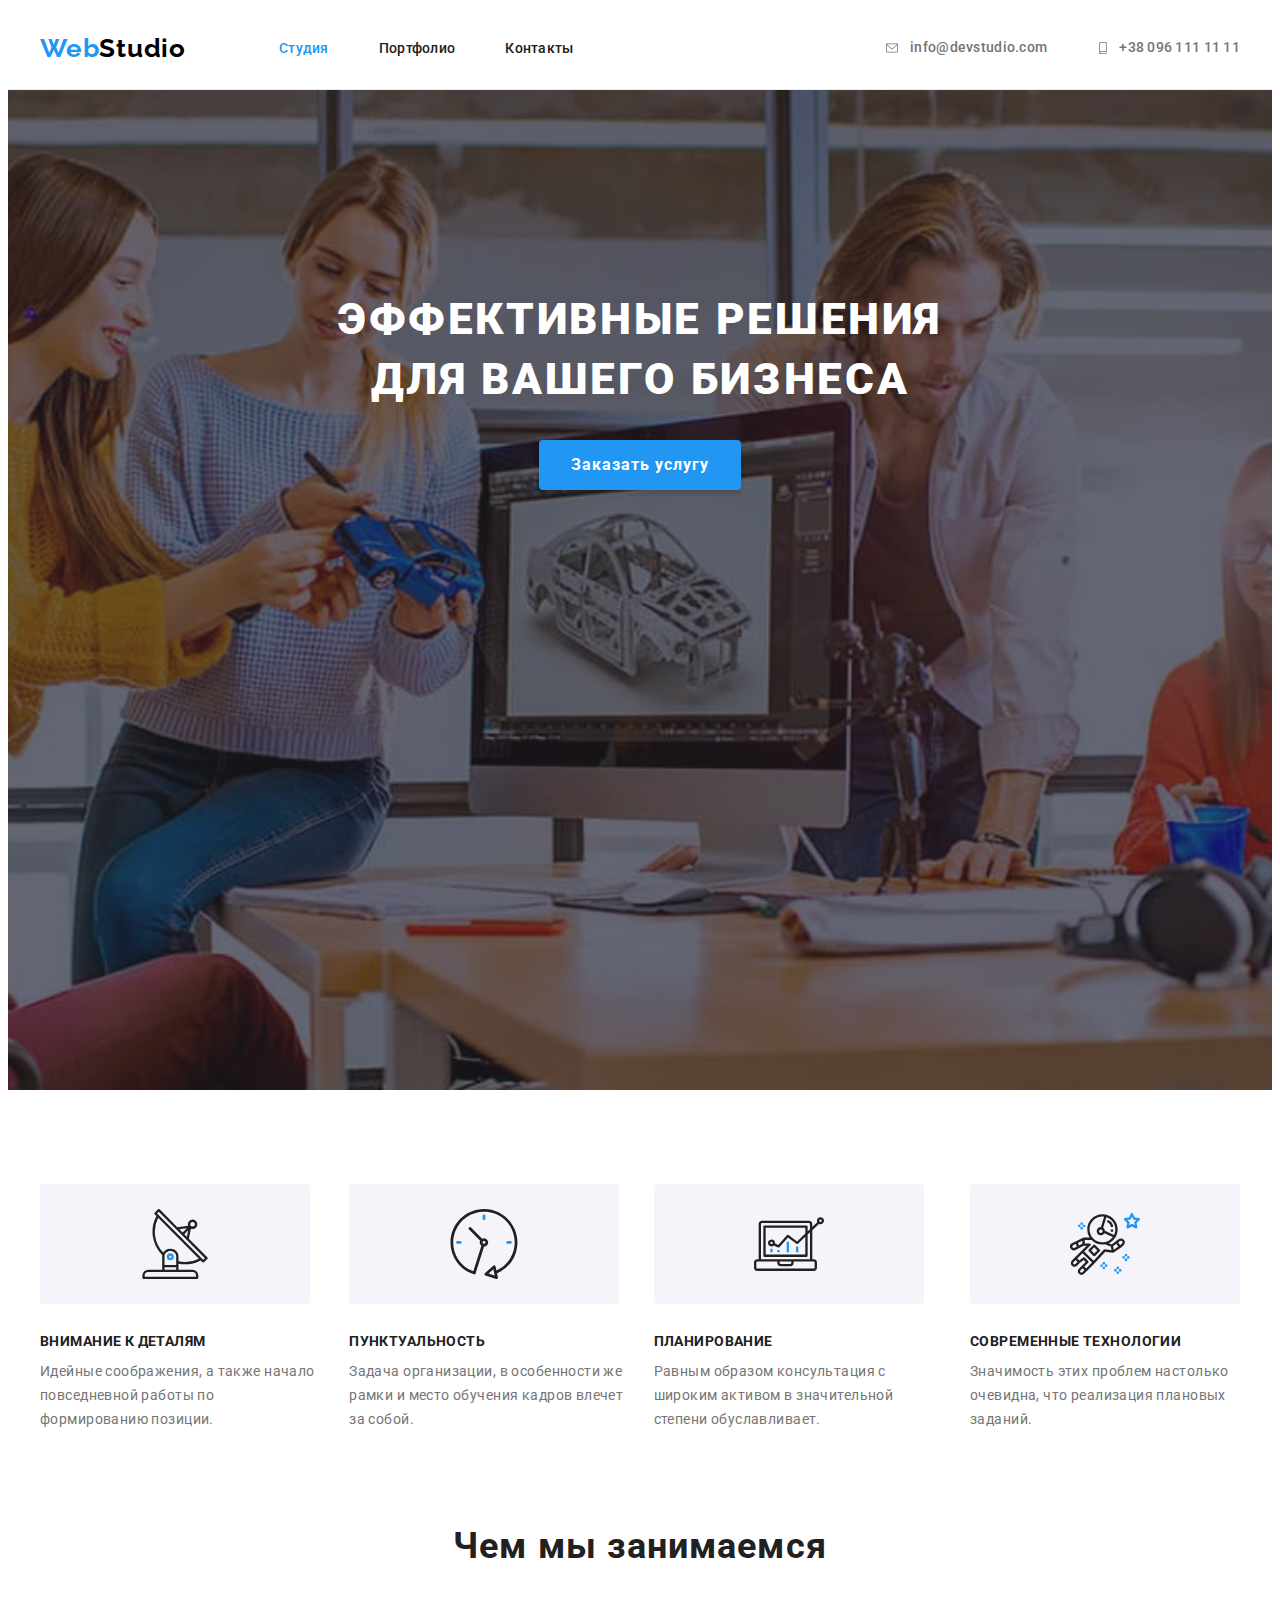
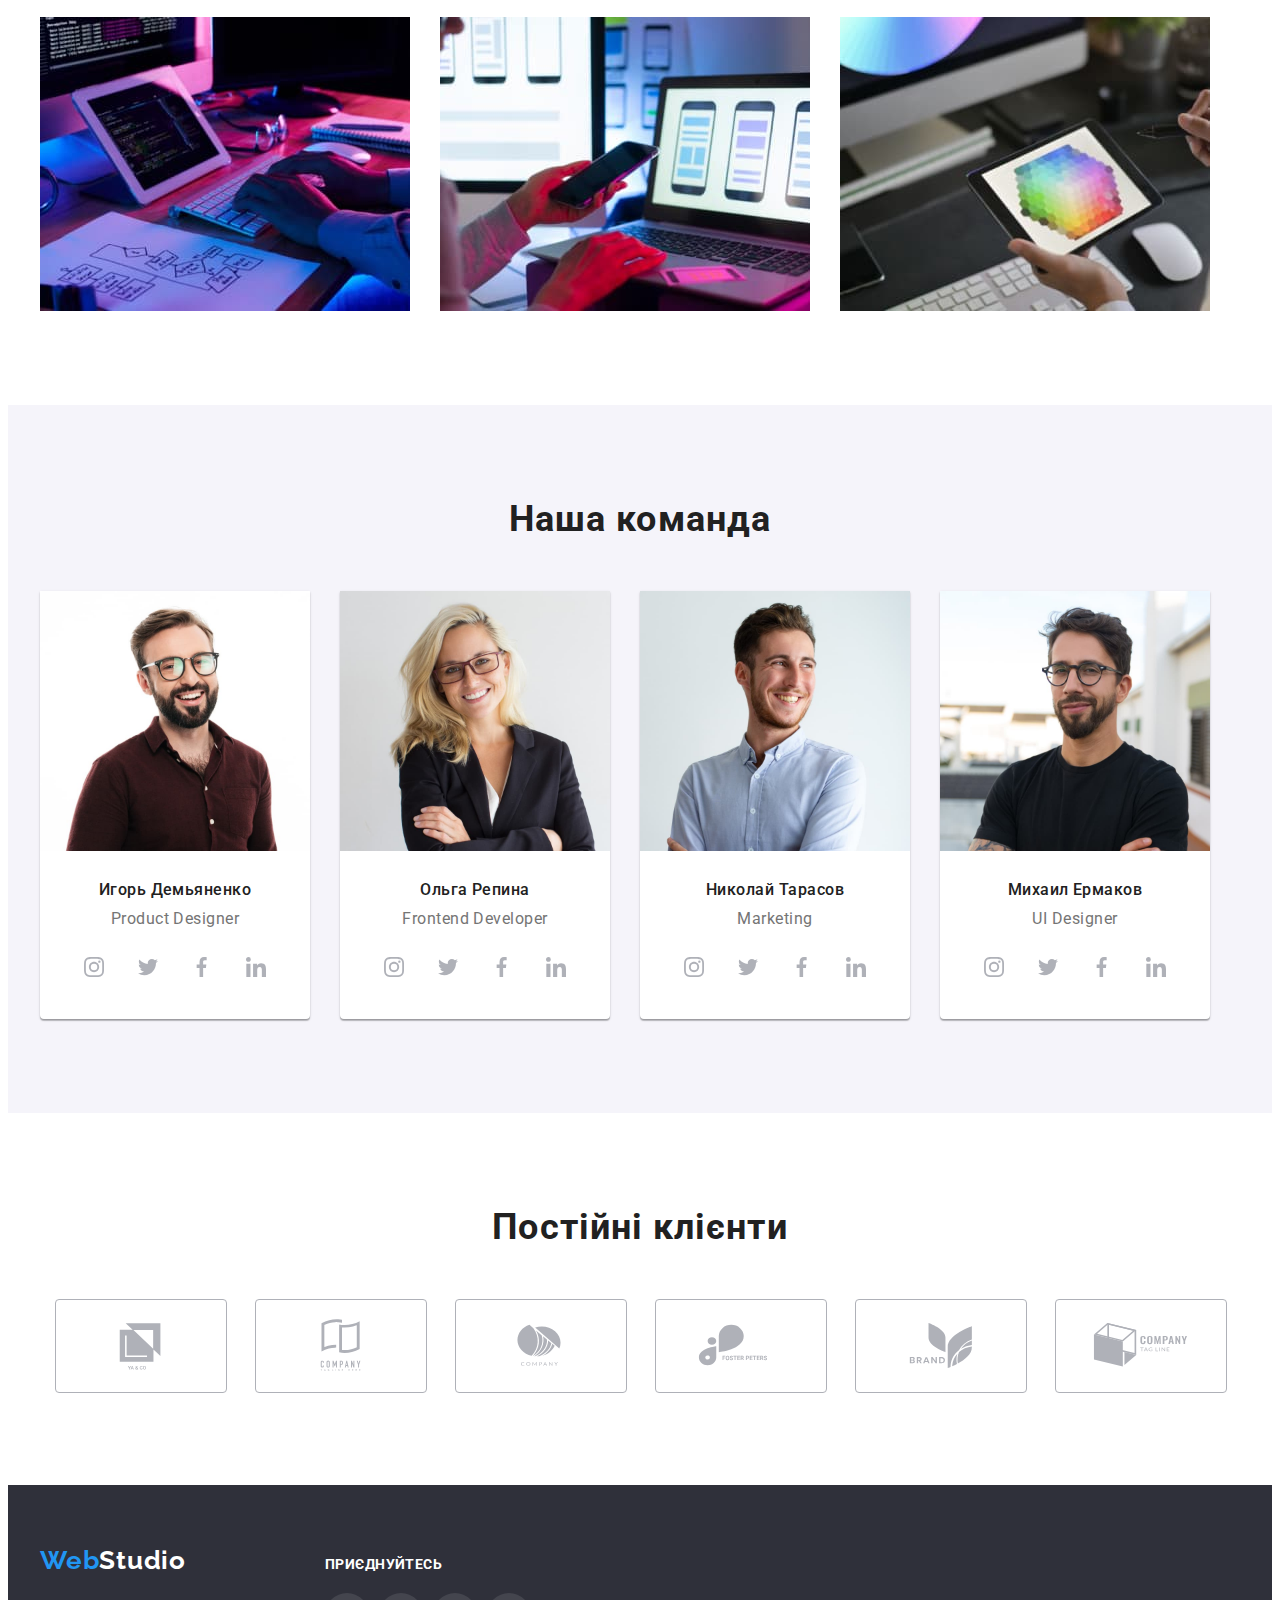
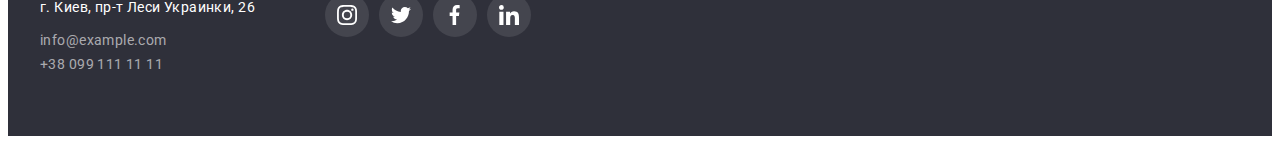
<file: index.html>
<!DOCTYPE html>
<html lang="ru">
  <head>
    <meta charset="UTF-8" />
    <meta http-equiv="X-UA-Compatible" content="IE=edge" />
    <meta name="viewport" content="width=device-width, initial-scale=1.0" />
    <title>Document</title>
    <link rel="preconnect" href="https://fonts.googleapis.com" />
    <link rel="preconnect" href="https://fonts.gstatic.com" crossorigin />
    <link
      href="https://fonts.googleapis.com/css2?family=Raleway:wght@700&family=Roboto:wght@400;500;700&display=swap"
      rel="stylesheet"
    />
    <link
      rel="stylesheet"
      href="https://cdnjs.cloudflare.com/ajax/libs/modern-normalize/1.1.0/modern-normalize.min.css"
      integrity="sha512-wpPYUAdjBVSE4KJnH1VR1HeZfpl1ub8YT/NKx4PuQ5NmX2tKuGu6U/JRp5y+Y8XG2tV+wKQpNHVUX03MfMFn9Q=="
      crossorigin="anonymous"
      referrerpolicy="no-referrer"
    />
    <link rel="stylesheet" href="./css/styles.css" />
  </head>
  <body class="">
    <header class="page-header">
      <div class="container main-nav">
        <nav class="main-nav">
          <a href="./index.html" class="logo">Web<span class="page-studio">Studio</span></a>
          <ul class="site-nav list">
            <li class="item"><a href="./index.html" class="link current">Студия</a></li>
            <li class="item"><a href="./portfolio.html" class="link">Портфолио</a></li>
            <li class="item"><a href="" class="link">Контакты</a></li>
          </ul>
        </nav>
        <ul class="site-info list">
          <li class="contacts"><a href="mailto:info@devstudio.com" class="link"> <svg class="svg-logo" width="16" height="12">
            <use href="./img/icon/symbol-defs.svg#e-mail"></use>
          </svg> info@devstudio.com</a></li>
          <li><a href="tel:+380961111111" class="link"> <svg class="svg-logo" width="12" height="16">
            <use href="./img/icon/symbol-defs.svg#smartphone"></use>
          </svg> +38 096 111 11 11</a></li>
        </ul>
      </div>
    </header>
    <main>
      <section class="hero">
        <div class="container">
          <h1 class="hero-title">Эффективные решения для вашего бизнеса</h1>
          <button type="button" class="button">Заказать услугу</button>
        </div>
      </section>
      <section class="section">
        <div class="container">
          <h2 class="visually-hidden">Преимущества</h2>
          <ul class="fuature-list list">
            <li class="list-item "
            ><div  class="fuature">
              <svg width="70" height="70">
                <use  href="./img/icon/symbol-defs.svg#antenna"></use>
              </svg>
            </div>
              <h3 class="title">Внимание к деталям</h3>
              <p class="text">
                Идейные соображения, а также начало повседневной работы по формированию позиции.
              </p>
            </li>
            <li class="list-item "> 
              <div  class="fuature">
              <svg  width="70" height="70">
                <use  href="./img/icon/symbol-defs.svg#clock"></use>
              </svg>
            </div>
              <h3 class="title">Пунктуальность</h3>
              <p class="text">
                Задача организации, в особенности же рамки и место обучения кадров влечет за собой.
              </p>
            </li>
            <li class="list-item ">
              <div  class="fuature">
              <svg  width="70" height="70">
                <use href="./img/icon/symbol-defs.svg#diagram"></use>
              </svg>
            </div>
              <h3 class="title">Планирование</h3>
              <p class="text">
                Равным образом консультация с широким активом в значительной степени обуславливает.
              </p>
            </li>
            <li class="list-item ">
              <div  class="fuature">
              <svg  width="70" height="70">
              
                <use href="./img/icon/symbol-defs.svg#astronaut"></use>
              </svg>
            </div>
              <h3 class="title">Современные технологии</h3>
              <p class="text">
                Значимость этих проблем настолько очевидна, что реализация плановых заданий.
              </p>
            </li>
          </ul>
        </div>
      </section>
      <section class="section work">
        <div class="container">
          <h2 class="section-title">Чем мы занимаемся</h2>
          <ul class="examples list">
            <li><img src="./img/fon1.jpg" alt="Разработка сайта" width="370" height="294" /></li>
            <li>
              <img
                src="./img/fon2.jpg"
                alt="Подключение социальных сетей"
                width="370"
                height="294"
              />
            </li>
            <li><img src="./img/fon3.jpg" alt="Разработка дизайна" width="370" height="294" /></li>
          </ul>
        </div>
      </section>
      <section class="section-2">
        <div class="container">
          <h2 class="team-title">Наша команда</h2>
          <ul class="team list">
            <li class="list-team">
              <img
                src="./img/group/Ihor.jpg"
                alt="Игорь Демьяненко"
                width="270"
                height="260"
                class="img"
              />
              <div class="title-text">
              <h3 class="title-h">Игорь Демьяненко</h3>
              <p class="text-team" lang="en">Product Designer</p>
              <ul class="socials list">
                <li class="socials-item">
                <a class="socials-link"
                  href="https://instagram.com"
                  target="_blank"
                  rel="noopener noreferrer"
                  aria-label="Instagram">
                  <svg class="socials-icon" width="20" height="20">
                    <use href="./img/icon/symbol-defs.svg#instagram">
                    </use>
                  </svg>
                </a>
                </li>
                <li class="socials-item">
                  <a class="socials-link"
                  href="https://twitter.com"
                  target="_blank"
                  rel="noopener noreferrer"
                  aria-label="Twitter"
                  >   <svg class="socials-icon" width="20" height="20">
                    <use href="./img/icon/symbol-defs.svg#twiter">
                    </use>
                  </svg>
                </a>
  
                </li>
                <li class="socials-item">
                  <a class="socials-link"
                  href="https://facebook.com"
                  target="_blank"
                  rel="noopener noreferrer"
                  aria-label="Facebook"
                  >   <svg class="socials-icon" width="20" height="20">
                    <use href="./img/icon/symbol-defs.svg#fecebook">
                    </use>
                  </svg>
                </a>

                </li>
                <li class="socials-item">
                  <a class="socials-link"
                  href="https://linkedin.com"
                  target="_blank"
                  rel="noopener noreferrer"
                  aria-label="Linkedin"
                  >   <svg class="socials-icon" width="20" height="20">
                    <use href="./img/icon/symbol-defs.svg#linkedin">
                    </use>
                  </svg>
                </a>
                </li>
              </ul>
            </div>
            </li>
            <li class="list-team">
              <img
                src="./img/group/Olga.jpg"
                alt="Ольга Репина"
                width="270"
                height="260"
                class="img"
              />
              <div class="title-text">
              <h3 class="title-h">Ольга Репина</h3>
              <p class="text-team" lang="en">Frontend Developer</p>
              <ul class="socials list">
                <li class="socials-item">
                <a class="socials-link"
                  href="https://instagram.com"
                  target="_blank"
                  rel="noopener noreferrer"
                  aria-label="Instagram">
                  <svg class="socials-icon" width="20" height="20">
                    <use href="./img/icon/symbol-defs.svg#instagram">
                    </use>
                  </svg>
                </a>
                </li>
                <li class="socials-item">
                  <a class="socials-link"
                  href="https://twitter.com"
                  target="_blank"
                  rel="noopener noreferrer"
                  aria-label="Twitter"
                  >   <svg class="socials-icon" width="20" height="20">
                    <use href="./img/icon/symbol-defs.svg#twiter">
                    </use>
                  </svg>
                </a>
  
                </li>
                <li class="socials-item">
                  <a class="socials-link"
                  href="https://facebook.com"
                  target="_blank"
                  rel="noopener noreferrer"
                  aria-label="Facebook"
                  >   <svg class="socials-icon" width="20" height="20">
                    <use href="./img/icon/symbol-defs.svg#fecebook">
                    </use>
                  </svg>
                </a>

                </li>
                <li class="socials-item">
                  <a class="socials-link"
                  href="https://linkedin.com"
                  target="_blank"
                  rel="noopener noreferrer"
                  aria-label="Linkedin"
                  >   <svg class="socials-icon" width="20" height="20">
                    <use href="./img/icon/symbol-defs.svg#linkedin">
                    </use>
                  </svg>
                </a>
                </li>
              </ul>
            </div>
            </li>
            <li class="list-team">
              <img
                src="./img/group/Mikola.jpg"
                alt="Николай Тарасов"
                width="270"
                height="260"
                class="img"
              />
              <div class="title-text">
              <h3 class="title-h">Николай Тарасов</h3>
              <p class="text-team" lang="en">Marketing</p>
              <ul class="socials list">
                <li class="socials-item">
                <a class="socials-link"
                  href="https://instagram.com"
                  target="_blank"
                  rel="noopener noreferrer"
                  aria-label="Instagram">
                  <svg class="socials-icon" width="20" height="20">
                    <use href="./img/icon/symbol-defs.svg#instagram">
                    </use>
                  </svg>
                </a>
                </li>
                <li class="socials-item">
                  <a class="socials-link"
                  href="https://twitter.com"
                  target="_blank"
                  rel="noopener noreferrer"
                  aria-label="Twitter"
                  >   <svg class="socials-icon" width="20" height="20">
                    <use href="./img/icon/symbol-defs.svg#twiter">
                    </use>
                  </svg>
                </a>
  
                </li>
                <li class="socials-item">
                  <a class="socials-link"
                  href="https://facebook.com"
                  target="_blank"
                  rel="noopener noreferrer"
                  aria-label="Facebook"
                  >   <svg class="socials-icon" width="20" height="20">
                    <use href="./img/icon/symbol-defs.svg#fecebook">
                    </use>
                  </svg>
                </a>

                </li>
                <li class="socials-item">
                  <a class="socials-link"
                  href="https://linkedin.com"
                  target="_blank"
                  rel="noopener noreferrer"
                  aria-label="Linkedin"
                  >   <svg class="socials-icon" width="20" height="20">
                    <use href="./img/icon/symbol-defs.svg#linkedin">
                    </use>
                  </svg>
                </a>
                </li>
              </ul>
            </div>
            </li>

            <li class="list-team">
              <img
                src="./img/group/Mihaylo.jpg"
                alt="Михаил Ермаков"
                width="270"
                height="260"
                class="img"
              />
              <div class="title-text">
              <h3 class="title-h">Михаил Ермаков</h3>
              <p class="text-team" lang="en">UI Designer</p>
              <ul class="socials list">
                <li class="socials-item">
                <a class="socials-link"
                  href="https://instagram.com"
                  target="_blank"
                  rel="noopener noreferrer"
                  aria-label="Instagram">
                  <svg class="socials-icon" width="20" height="20">
                    <use href="./img/icon/symbol-defs.svg#instagram">
                    </use>
                  </svg>
                </a>
                </li>
                <li class="socials-item">
                  <a class="socials-link"
                  href="https://twitter.com"
                  target="_blank"
                  rel="noopener noreferrer"
                  aria-label="Twitter"
                  >   <svg class="socials-icon" width="20" height="20">
                    <use href="./img/icon/symbol-defs.svg#twiter">
                    </use>
                  </svg>
                </a>
  
                </li>
                <li class="socials-item">
                  <a class="socials-link"
                  href="https://facebook.com"
                  target="_blank"
                  rel="noopener noreferrer"
                  aria-label="Facebook"
                  >   <svg class="socials-icon" width="20" height="20">
                    <use href="./img/icon/symbol-defs.svg#fecebook">
                    </use>
                  </svg>
                </a>

                </li>
                <li class="socials-item">
                  <a class="socials-link "
                  href="https://linkedin.com"
                  target="_blank"
                  rel="noopener noreferrer"
                  aria-label="Linkedin"
                  >   <svg class="socials-icon" width="20" height="20">
                    <use href="./img/icon/symbol-defs.svg#linkedin">
                    </use>
                  </svg>
                </a>
                </li>
              </ul>
            </li>
          </ul>
        </div>
      </section>
      <section class="section">
        <div class="container">
          <h2 class="team-title">Постійні клієнти</h2>
          <ul class="list list-customers">
            <li class="list-item item-customers">
              <a class=" customers-link" href="">
                <svg class="item-svg" width="106" height="60">
                  <use href="./img/icon/symbol-defs.svg#Logo"></use>
                </svg>
              </a>
            </li>
            <li class="list-item item-customers">
              <a class=" customers-link" href="">
                <svg class="item-svg" width="106" height="60">
                  <use href="./img/icon/symbol-defs.svg#Logo-1"></use>
                </svg>
              </a>
            </li>
            <li class="list-item item-customers">
              <a class="customers-link" href="">
                <svg class="item-svg" width="106" height="60">
                  <use href="./img/icon/symbol-defs.svg#Logo-2"></use>
                </svg>
              </a>
            </li>
            <li class="list-item item-customers">
              <a class="customers-link" href="">
                <svg class="item-svg" width="106" height="60">
                  <use href="./img/icon/symbol-defs.svg#Logo-3"></use>
                </svg>
              </a>
            </li>
            <li class="list-item item-customers">
              <a class="customers-link" href="">
                <svg class="item-svg" width="106" height="60">
                  <use href="./img/icon/symbol-defs.svg#Logo-4"></use>
                </svg>
              </a>
            </li>
            <li class="list-item item-customers">
              <a class="customers-link" href="">
                <svg class="item-svg" width="106" height="60">
                  <use href="./img/icon/symbol-defs.svg#Logo-5"></use>
                </svg>
              </a>
            </li>
          </ul>
        </div>
      </section>
    </main>
    <footer class="footer-bck">
     
        <div class="container">
          <div class="footer-list">
            <div class="item-footer">
          <a href="./index.html" class="logo-footer"
            >Web<span class="page-studio-white">Studio</span></a>
          <address class="footer">
            <ul class="list">
              <li class="footer-list">
                <a
                  class="link-map"
                  href="https://goo.gl/maps/Tcm589jkchjnUBED6"
                  target="_blank"
                  rel="noopener noreferrer"
                  >г. Киев, пр-т Леси Украинки, 26</a
                >
              </li>
              <li class="footer-list"><a class="link" href="mailto:info@example.com">info@example.com</a></li>
              <li class="footer-list"><a class="link" href="tel:+380991111111">+38 099 111 11 11</a></li>
            </ul>
          </address>
        </div>
     
        <div class="item-footer">
          <p class="item-social-footer">Приєднуйтесь</p>
          <ul class="list social-list">
            <li class="list-item">
              <a class="social-link" href="">
                <svg class="item-svg" width="20" height="20">
                  <use href="./img/icon/symbol-defs.svg#instagram"></use>
                </svg>
              </a>
            </li>
            <li class="list-item">
              <a class="social-link" href="">
                <svg class="item-svg" width="20" height="20">
                  <use href="./img/icon/symbol-defs.svg#twiter"></use>
                </svg>
              </a>
            </li>
            <li class="list-item">
              <a class="social-link" href="">
                <svg class="item-svg" width="20" height="20">
                  <use href="./img/icon/symbol-defs.svg#fecebook"></use>
                </svg>
              </a>
            </li>
            <li class="list-item">
              <a class="social-link" href="">
                <svg class="item-svg" width="20" height="20">
                  <use href="./img/icon/symbol-defs.svg#linkedin"></use>
                </svg>
              </a>
            </li>
          </ul>
        </div>
     </div>
     </div>
    </footer>
  </body>
</html>
</file>
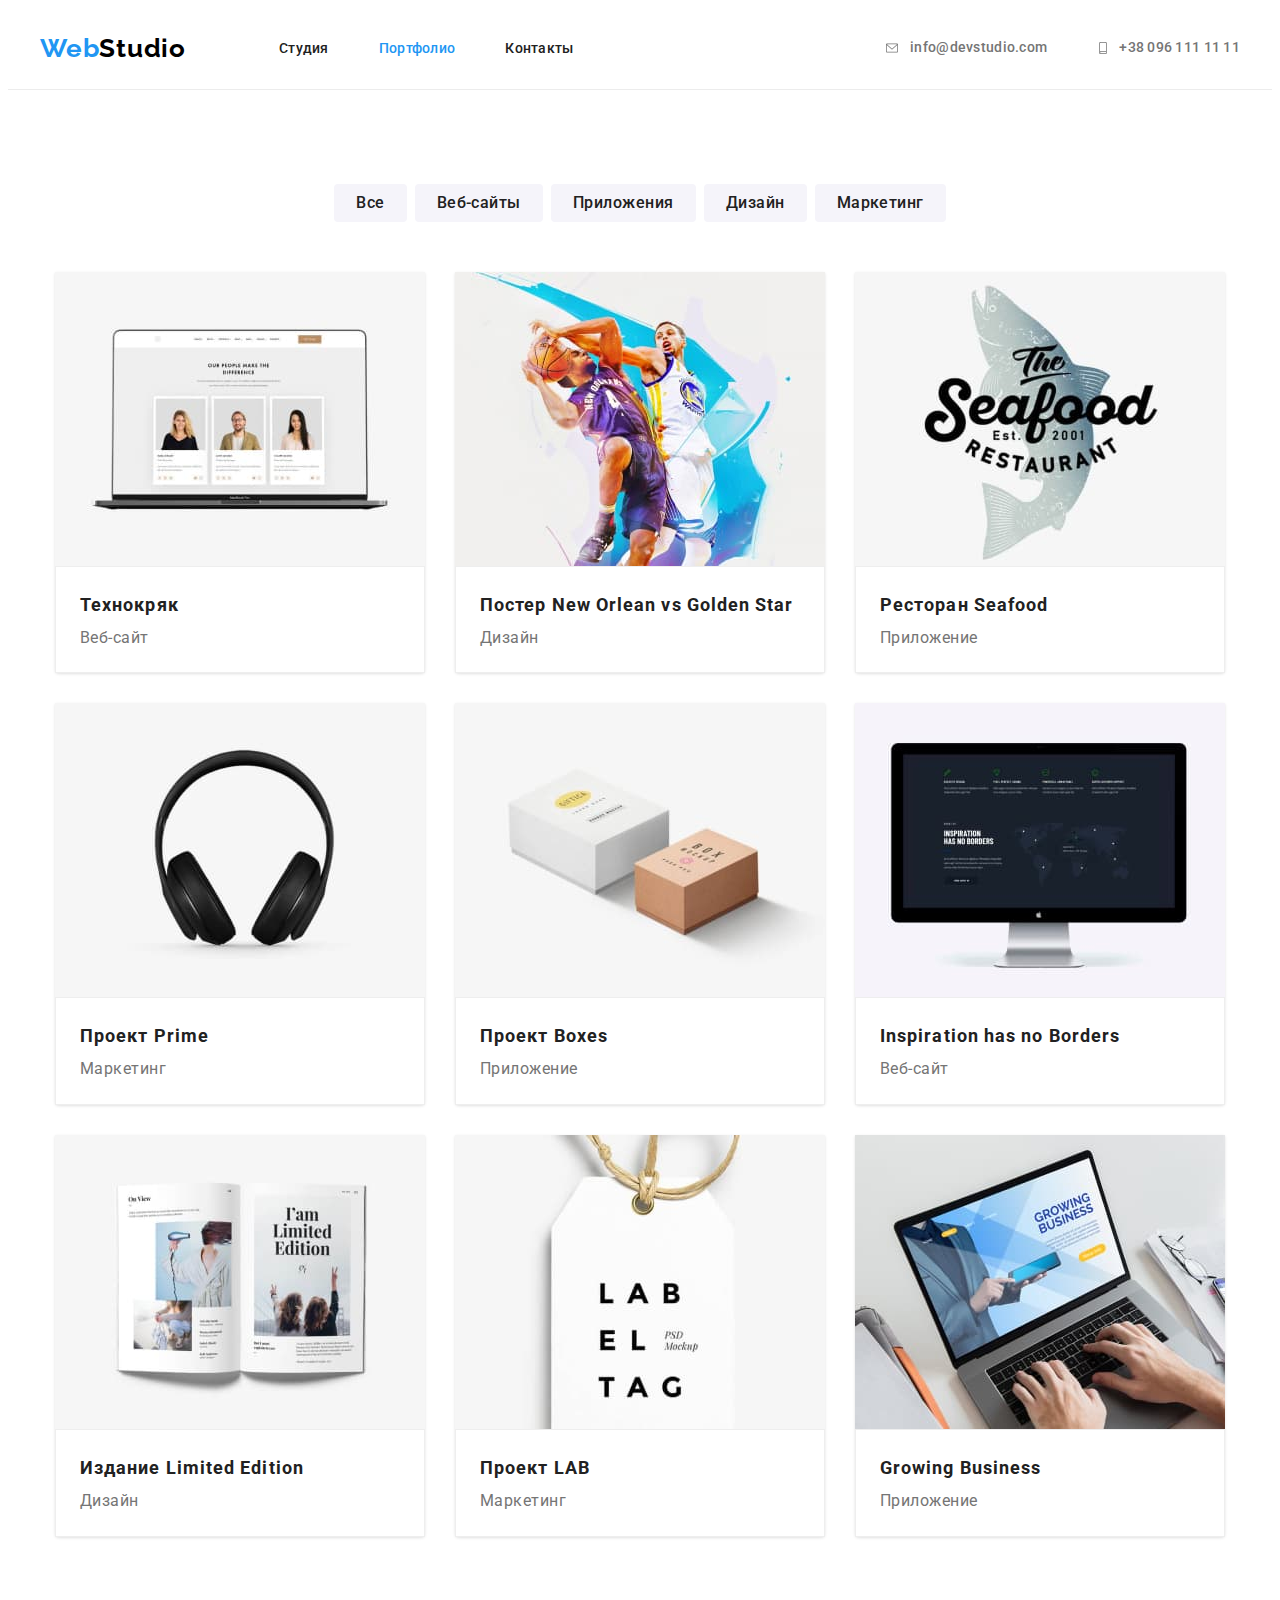
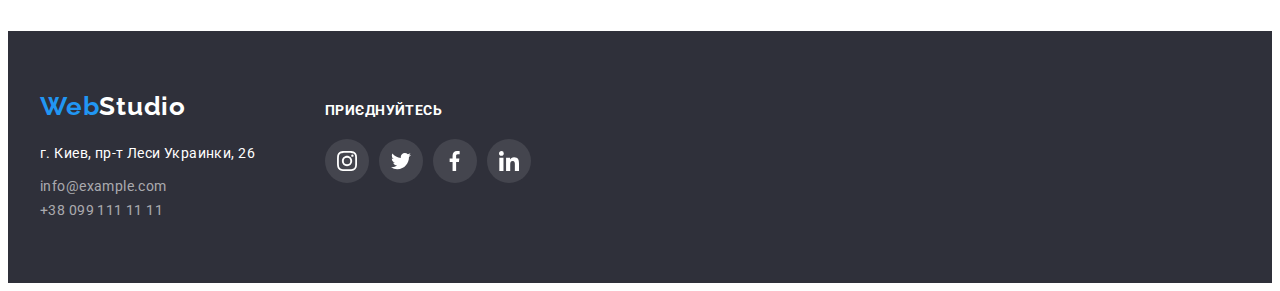
<file: portfolio.html>
<!DOCTYPE html>
<html lang="en">
  <head>
    <meta charset="UTF-8" />
    <meta http-equiv="X-UA-Compatible" content="IE=edge" />
    <meta name="viewport" content="width=device-width, initial-scale=1.0" />
    <title>Document</title>
    <link rel="preconnect" href="https://fonts.googleapis.com" />
    <link rel="preconnect" href="https://fonts.gstatic.com" crossorigin />
    <link
      href="https://fonts.googleapis.com/css2?family=Raleway:wght@700&family=Roboto:wght@400;500;700&display=swap"
      rel="stylesheet"
    />
    <link
      rel="stylesheet"
      href="https://cdnjs.cloudflare.com/ajax/libs/modern-normalize/1.1.0/modern-normalize.min.css"
      integrity="sha512-wpPYUAdjBVSE4KJnH1VR1HeZfpl1ub8YT/NKx4PuQ5NmX2tKuGu6U/JRp5y+Y8XG2tV+wKQpNHVUX03MfMFn9Q=="
      crossorigin="anonymous"
      referrerpolicy="no-referrer"
    />
    <link rel="stylesheet" href="./css/styles.css" />
  </head>
  <body class="">
    <header class="page-header">
      <div class="container main-nav">
        <nav class="main-nav">
          <a href="./index.html" class="logo">Web<span class="page-studio">Studio</span></a>
          <ul class="site-nav list">
            <li class="item"><a href="./index.html" class="link">Студия</a></li>
            <li class="item"><a href="./portfolio.html" class="link current">Портфолио</a></li>
            <li class="item"><a href="" class="link">Контакты</a></li>
          </ul>
        </nav>
        <ul class="site-info list">
          <li class="contacts">
            <a href="mailto:info@devstudio.com" class="link">
              <svg class="svg-logo" width="16" height="12">
                <use href="/img/icon/symbol-defs.svg#e-mail"></use>
              </svg>
              info@devstudio.com</a
            >
          </li>
          <li>
            <a href="tel:+380961111111" class="link">
              <svg class="svg-logo" width="12" height="16">
                <use href="/img/icon/symbol-defs.svg#smartphone"></use>
              </svg>
              +38 096 111 11 11</a
            >
          </li>
        </ul>
      </div>
    </header>
    <main>
      <section class="poetfolio">
        <div class="container">
          <h1 class="visually-hidden">Работы</h1>
          <ul class="list-table">
            <li><button type="button" class="button-p link">Все</button></li>
            <li><button type="button" class="button-p link">Веб-сайты</button></li>
            <li><button type="button" class="button-p link">Приложения</button></li>
            <li><button type="button" class="button-p link">Дизайн</button></li>
            <li><button type="button" class="button-p link">Маркетинг</button></li>
          </ul>
          <ul class="table">
            <li class="list-work">
              <img
                src="./img/portfolio/tehno.jpg"
                alt="Интернет страница"
                width="370"
                height="294"
              />
              <div class="table-list">
                <h3 class="title-g">Технокряк</h3>
                <p class="title-p">Веб-сайт</p>
              </div>
            </li>
            <li class="list-work">
              <img
                src="./img/portfolio/poster.jpg"
                alt="Игра баскетболистов"
                width="370"
                height="294"
              />
              <div class="table-list">
                <h3 class="title-g" lang="en">Постер New Orlean vs Golden Star</h3>
                <p class="title-p">Дизайн</p>
              </div>
            </li>
            <li class="list-work">
              <img
                src="./img/portfolio/restoran.jpg"
                alt="Логотип ресторана"
                width="370"
                height="294"
              />
              <div class="table-list">
                <h3 class="title-g" lang="en">Ресторан Seafood</h3>
                <p class="title-p">Приложение</p>
              </div>
            </li>
            <li class="list-work">
              <img src="./img/portfolio/proectprime.jpg" alt="Наушники" width="370" height="294" />
              <div class="table-list">
                <h3 class="title-g" lang="en">Проект Prime</h3>
                <p class="title-p">Маркетинг</p>
              </div>
            </li>
            <li class="list-work">
              <img
                src="./img/portfolio/proectboxes.jpg"
                alt="Картонные коробки"
                width="370"
                height="294"
              />
              <div class="table-list">
                <h3 class="title-g" lang="en">Проект Boxes</h3>
                <p class="title-p">Приложение</p>
              </div>
            </li>
            <li class="list-work">
              <img src="./img/portfolio/inspiration.jpg" alt="iMac" width="370" height="294" />
              <div class="table-list">
                <h3 class="title-g" lang="en">Inspiration has no Borders</h3>
                <p class="title-p">Веб-сайт</p>
              </div>
            </li>
            <li class="list-work">
              <img src="./img/portfolio/limited.jpg" alt="Журнал" width="370" height="294" />
              <div class="table-list">
                <h3 class="title-g" lang="en">Издание Limited Edition</h3>
                <p class="title-p">Дизайн</p>
              </div>
            </li>
            <li class="list-work">
              <img src="./img/portfolio/proectlab.jpg" alt="Этикетка" width="370" height="294" />
              <div class="table-list">
                <h3 class="title-g" lang="en">Проект LAB</h3>
                <p class="title-p">Маркетинг</p>
              </div>
            </li>
            <li class="list-work">
              <img
                src="./img/portfolio/growing.jpg"
                alt="Работа за ноутбуком"
                width="370"
                height="294"
              />
              <div class="table-list">
                <h3 class="title-g" lang="en">Growing Business</h3>
                <p class="title-p">Приложение</p>
              </div>
            </li>
          </ul>
        </div>
      </section>
    </main>
    <footer class="footer-bck">
      <div class="container">
        <div class="footer-list">
          <div class="item-footer">
            <a href="./index.html" class="logo-footer"
              >Web<span class="page-studio-white">Studio</span></a
            >
            <address class="footer">
              <ul class="list">
                <li class="footer-list">
                  <a
                    class="link-map"
                    href="https://goo.gl/maps/Tcm589jkchjnUBED6"
                    target="_blank"
                    rel="noopener noreferrer"
                    >г. Киев, пр-т Леси Украинки, 26</a
                  >
                </li>
                <li class="footer-list">
                  <a class="link" href="mailto:info@example.com">info@example.com</a>
                </li>
                <li class="footer-list">
                  <a class="link" href="tel:+380991111111">+38 099 111 11 11</a>
                </li>
              </ul>
            </address>
          </div>

          <div class="item-footer">
            <p class="item-social-footer">Приєднуйтесь</p>
            <ul class="list social-list">
              <li class="list-item">
                <a class="social-link" href="">
                  <svg class="item-svg" width="20" height="20">
                    <use href="./img/icon/symbol-defs.svg#instagram"></use>
                  </svg>
                </a>
              </li>
              <li class="list-item">
                <a class="social-link" href="">
                  <svg class="item-svg" width="20" height="20">
                    <use href="./img/icon/symbol-defs.svg#twiter"></use>
                  </svg>
                </a>
              </li>
              <li class="list-item">
                <a class="social-link" href="">
                  <svg class="item-svg" width="20" height="20">
                    <use href="./img/icon/symbol-defs.svg#fecebook"></use>
                  </svg>
                </a>
              </li>
              <li class="list-item">
                <a class="social-link" href="">
                  <svg class="item-svg" width="20" height="20">
                    <use href="./img/icon/symbol-defs.svg#linkedin"></use>
                  </svg>
                </a>
              </li>
            </ul>
          </div>
        </div>
      </div>
    </footer>
  </body>
</html>
</file>
<file: css/styles.css>
/* акцент #2196F3 */
/* цвет заглавий текста #212121 */
/* цвет основного текста #757575 */
/* фон основного текста #FFFFFF */
/* фон вторичного текста #F5F4FA */
/* фон заклавий текста #2F303A */
/* цвет слова Studio  #000000 */
/* цвет текста контактов в футере rgba(255, 255, 255, 0.6) */

:root {
  --header-border: #ececec;
  --accent-color: #2196f3;
  --title-text-color: #212121;
  --primary-text-color: #757575;
  --background-main-color: #ffffff;
  --background-secondary-color: #f5f4fa;
  --background-titles-color: #2f303a;
  --studio-word-color: #000000;
  --button-active: #188ce8;
  --footer-text-color: rgba(255, 255, 255, 0.6);
  --gradient: rgba(47, 48, 58, 0.4);
  --main-txt-cl: #303030;
  --social-icon: #afb1b8;
}

body {
  background-color: var(--background-main-color);
  color: var(--title-text-color);
  font-family: roboto, sans-serif;
  font-size: 14px;
  letter-spacing: 0.03em;
}
h1,
h2,
h3,
h4,
h5,
h6,
ul,
p {
  margin-top: 0;
  margin-bottom: 0;
  padding: 0;
}
img {
  display: block;
  max-width: 100%;
  height: auto;
}
address {
  font-style: normal;
}
button {
  cursor: pointer;
  border: none;
  border-radius: 4px;
}
section {
  padding-top: 94px;
  padding-bottom: 94px;
}
.container {
  width: 1200px;
  margin: 0 auto;
  padding: 0 15px;
}
.list {
  list-style: none;
  padding-left: 0;
  margin: 0;
}
.link {
  text-decoration: none;
}
.logo {
  color: var(--accent-color);
  font-family: Raleway, cursive;
  font-weight: 700;
  font-size: 26px;
  line-height: 1.19;
  letter-spacing: 0.03em;
  text-decoration: none;
}

.page-studio {
  color: var(--studio-word-color);
}
.page-header {
  border-bottom: 1px solid var(--header-border);
}
.main-nav {
  display: flex;
  align-items: center;
}

/* Site-nav */
.site-nav .link {
  color: var(--title-text-color);

  font-weight: 500;
  font-size: 14px;
  line-height: 1.14;
  letter-spacing: 0.02em;
  text-decoration: none;
}
.site-nav .item,
.link:hover,
.site-nav .item,
.link:focus {
  color: var(--accent-color);
}

.site-nav .item .link.current {
  color: var(--accent-color);
}
.site-nav {
  display: flex;
  margin-left: 93px;
  padding: 32px 0;
}
.site-nav .item {
  margin-right: 50px;
}
.site-nav .item:last-child {
  margin-right: 0;
}

/* Site-info */
.svg-logo {
  fill: currentColor;
}

.svg-header {
  margin-right: 10px;
  fill: currentColor;
}

.svg-logo:hover,
.svg-logo:focus {
  fill: var(--button-active);
}

.item-svg {
  fill: currentColor;
}
.site-info .link {
  display: flex;
  justify-content: center;
  gap: 10px;
  color: var(--primary-text-color);
  font-weight: 500;
  font-size: 14px;
  line-height: 1.14;
  letter-spacing: 0.02em;
  text-decoration: none;
  align-items: center;
}

.site-info .link:hover,
.site-info .link:focus {
  color: var(--accent-color);
}

.site-info {
  display: flex;
  margin-left: auto;
}
.site-info li {
  margin-right: 50px;
}
.site-info li:last-child {
  margin-right: 0;
}
/* Hero  */

.hero {
  max-width: 1600px;
  height: 600px;
  margin-left: auto;
  margin-right: auto;
  background-color: var(--background-titles-color);
  background-image: linear-gradient(to right, rgba(47, 48, 58, 0.4), rgba(47, 48, 58, 0.4)),
    url(../img/hero/hero.jpg);
  background-repeat: no-repeat;
  background-position: center;
  background-size: cover;
  text-align: center;
  padding: 200px 0;
}

.hero-title {
  width: 696px;
  margin: 0 auto;
  margin-bottom: 30px;
  color: #ffffff;
  font-weight: 900;
  font-size: 44px;
  line-height: 1.36;
  letter-spacing: 0.06em;
  text-transform: uppercase;
}

.hero-title-1 .link:hover,
.hero-title-1 .link:focus {
  color: var(--background-main-color);
  background-color: var(--accent-color);
}
.button:hover,
.button:focus {
  box-shadow: 0px 4px 4px rgba(0, 0, 0, 0.15);
  background-color: var(--button-active);
}
/* Feature-list */
.fuature {
  display: flex;
  justify-content: center;
  align-items: center;
  width: 270px;
  height: 120px;
  border-radius: 4px;
  margin-bottom: 30px;
  background-color: var(--background-secondary-color);
}

.fuature-list {
  display: flex;
  column-gap: 30px;
}
.section-title .fuature {
  color: var(--title-text-color);
}
.fuature-list .title {
  color: var(--title-text-color);
  font-weight: 700;
  font-size: 14px;
  line-height: 1.14;
  letter-spacing: 0.03em;
  text-transform: uppercase;
}

.fuature-list .text {
  color: var(--primary-text-color);
  line-height: 1.71;
}

/* Examples */
.work {
  padding-top: 0;
}
.examples {
  display: flex;
}
.section-title {
  margin-bottom: 50px;
  font-weight: 700;
  font-size: 36px;
  line-height: 1.16;
  text-align: center;
  letter-spacing: 0.03em;
}
.title {
  margin-bottom: 10px;
}
.examples li {
  margin-right: 30px;
}
.examples li:last-child {
  margin-right: 0;
}

/* Team */
.socials {
  display: flex;
  justify-content: center;
  gap: 10px;
}

.socials-link {
  display: flex;
  align-items: center;
  justify-content: center;
  width: 44px;
  height: 44px;
  color: #afb1b8;
  background-color: var(--background-main-color);
  border-radius: 50%;
  fill: currentColor;
}
.socials-link:hover,
.socials-link:focus {
  color: var(--background-main-color);
  background-color: var(--button-active);
}

.section-2 {
  background-color: var(--background-secondary-color);
  padding: 94px 0;
}
.visually-hidden {
  font-size: 0;
}
.team {
  display: flex;
  gap: 30px;
}
.list-team {
  box-shadow: 0px 1px 3px rgba(0, 0, 0, 0.12), 0px 1px 1px rgba(0, 0, 0, 0.14),
    0px 2px 1px rgba(0, 0, 0, 0.2);
  border-radius: 0px 0px 4px 4px;
  width: 270px;
  background-color: var(--background-main-color);
}

.team li:last-child {
  margin-right: 0;
}
.team-title {
  margin-bottom: 50px;
  color: var(--title-text-color);
  font-weight: 700;
  font-size: 36px;
  line-height: 1.16;
  text-align: center;
  letter-spacing: 0.03em;
}

.title-h {
  margin-bottom: 10px;
  color: var(--title-text-color);
  font-weight: 500;
  font-size: 16px;
  line-height: 1.18;
  text-align: center;
  letter-spacing: 0.03em;
}

.text-team {
  color: var(--primary-text-color);
  font-size: 16px;
  line-height: 1.18;
  text-align: center;
  letter-spacing: 0.03em;
  margin-bottom: 16px;
}

.title-text {
  padding-top: 30px;
  padding-bottom: 30px;
}
/* regular customers*/
.list-customers {
  display: flex;
  justify-content: center;
  gap: 30px;
}

.item-customers {
  width: 170px;
  height: 92px;
}

.customers-link {
  display: flex;
  justify-content: center;
  align-items: center;
  color: var(--social-icon);
  width: 100%;
  height: 100%;

  border: 1px solid #afb1b8;
  border-radius: 4px;
}

.customers-link:hover,
.customers-link:focus {
  border-color: var(--accent-color);
  color: var(--accent-color);
}
/* Footer */

.logo-footer {
  color: var(--accent-color);
  font-family: Raleway, cursive;
  font-weight: 700;
  font-size: 26px;
  line-height: 1.19;
  letter-spacing: 0.03em;
  text-decoration: none;
}
.footer .link-map:hover,
.footer .link-map:focus {
  color: var(--accent-color);
}
.footer .link:hover,
.footer .link:focus {
  color: var(--accent-color);
}
.footer {
  margin-top: 20px;
}
.footer-bck {
  background-color: var(--background-titles-color);
  padding: 60px 0;
}

.link-map {
  color: var(--background-main-color);
  font-family: 'Roboto';
  font-style: normal;
  font-weight: 400;
  font-size: 14px;
  line-height: 1.71;
  letter-spacing: 0.03em;
  text-decoration: none;
  padding-bottom: 9px;
}

.link {
  color: var(--footer-text-color);
  font-family: 'Roboto';
  font-style: normal;
  font-weight: 400;
  font-size: 14px;
  line-height: 1.71;
  letter-spacing: 0.03em;
  text-decoration: none;
}

.page-studio-white {
  color: var(--background-main-color);
}

.social-list {
  display: flex;
  gap: 10px;
}
.item-social-footer {
  margin-bottom: 20px;
  font-weight: 700;
  line-height: 1.14;
  text-transform: uppercase;

  color: var(--background-main-color);
}
.footer-list {
  display: flex;
  align-items: baseline;
}

.item-footer {
  margin-right: 70px;
}

.item-footer:last-child {
  margin-right: 0;
}
footer .social-link {
  display: block;
  display: flex;
  align-items: center;
  justify-content: center;
  width: 44px;
  height: 44px;
  border-radius: 50%;
  background-color: rgba(255, 255, 255, 0.1);
  color: var(--background-main-color);
}
.social-link:hover,
.social-link:focus {
  background-color: var(--button-active);
}
/* Button */
.button {
  padding: 10px 32px;
  color: var(--background-main-color);
  background-color: var(--accent-color);
  font-weight: 700;
  font-size: 16px;
  line-height: 1.88;
  letter-spacing: 0.06em;
  font-family: inherit;
  cursor: pointer;
  box-shadow: 0px 4px 4px rgba(0, 0, 0, 0.15);
  border-radius: 4px;
  border: none;
}

/* Portfolio */
.list-table {
  list-style: none;
}
.table {
  list-style: none;
}
.list-table li {
  margin-right: 8px;
}
.list-table li:last-child {
  margin-right: 0;
}
.button-p {
  color: var(--title-text-color);
  background-color: var(--background-secondary-color);
  border-radius: 4px;
  padding: 6px 22px;
  border: none;
  text-align: center;
  font-weight: 500;
  font-size: 16px;
  line-height: 1.6;
  letter-spacing: 0.03em;
}
.button-p:hover,
.button-p:focus {
  color: var(--background-main-color);
  background-color: var(--accent-color);
}
.list-work {
  display: block;
  box-shadow: 0px 1px 3px rgba(0, 0, 0, 0.12);
  border-radius: 0px 0px 4px 4px;
  width: 370px;
  border-color: var(--background-main-color);
}
.list-work:hover,
.list-work:focus {
  box-shadow: 0px 1px 1px rgba(0, 0, 0, 0.12), 0px 4px 4px rgba(0, 0, 0, 0.06),
    1px 4px 6px rgba(0, 0, 0, 0.16);
}
.table-list {
  padding: 20px 24px;
  border: 1px solid #eeeeee;
}
.title-g {
  color: var(--title-text-color);
  font-weight: 700;
  font-size: 18px;
  line-height: 2;
  letter-spacing: 0.06em;
}

.title-p {
  color: var(--primary-text-color);
  font-weight: 400;
  font-size: 16px;
  line-height: 1.87;
  letter-spacing: 0.03em;
}
.list-table {
  display: flex;
  justify-content: center;
}
.table {
  display: flex;
  flex-wrap: wrap;
  gap: 30px;
  justify-content: center;
  margin-top: 50px;
  padding: 0;
}
</file>
